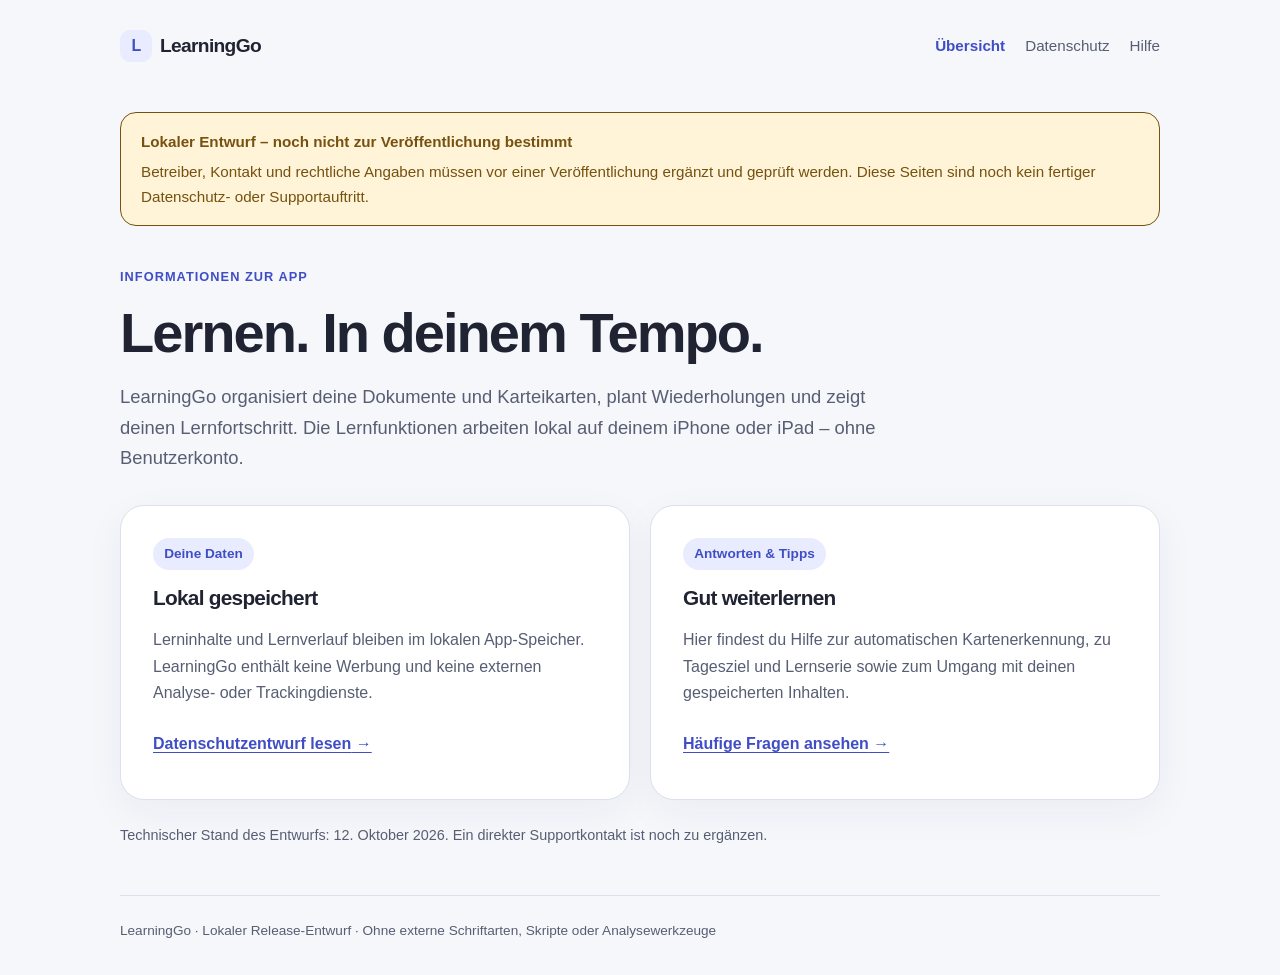
<file: index.html>
<!doctype html>
<html lang="de">
<head>
    <meta charset="utf-8">
    <meta name="viewport" content="width=device-width, initial-scale=1">
    <meta name="description" content="Informationen zu Datenschutz und Hilfe für die lokale Lern-App LearningGo. Noch unveröffentlichter Entwurf.">
    <meta name="robots" content="noindex, nofollow">
    <title>LearningGo – Informationen &amp; Hilfe · Entwurf</title>
    <link rel="stylesheet" href="styles.css">
</head>
<body>
    <a class="skip-link" href="#inhalt">Zum Inhalt</a>
    <header class="site-header">
        <a class="brand" href="index.html"><span class="brand-mark" aria-hidden="true">L</span>LearningGo</a>
        <nav aria-label="Hauptnavigation">
            <a href="index.html" aria-current="page">Übersicht</a>
            <a href="privacy.html">Datenschutz</a>
            <a href="support.html">Hilfe</a>
        </nav>
    </header>
    <main id="inhalt">
        <div class="draft" role="note">
            <strong>Lokaler Entwurf – noch nicht zur Veröffentlichung bestimmt</strong>
            Betreiber, Kontakt und rechtliche Angaben müssen vor einer Veröffentlichung ergänzt und geprüft werden. Diese Seiten sind noch kein fertiger Datenschutz- oder Supportauftritt.
        </div>
        <section class="hero" aria-labelledby="titel">
            <p class="eyebrow">Informationen zur App</p>
            <h1 id="titel">Lernen. In deinem Tempo.</h1>
            <p class="lead">LearningGo organisiert deine Dokumente und Karteikarten, plant Wiederholungen und zeigt deinen Lernfortschritt. Die Lernfunktionen arbeiten lokal auf deinem iPhone oder iPad – ohne Benutzerkonto.</p>
        </section>
        <div class="grid">
            <section class="card" aria-labelledby="datenschutz-titel">
                <span class="pill">Deine Daten</span>
                <h2 id="datenschutz-titel">Lokal gespeichert</h2>
                <p>Lerninhalte und Lernverlauf bleiben im lokalen App-Speicher. LearningGo enthält keine Werbung und keine externen Analyse- oder Trackingdienste.</p>
                <a class="card-link" href="privacy.html">Datenschutzentwurf lesen <span aria-hidden="true">&nbsp;→</span></a>
            </section>
            <section class="card" aria-labelledby="hilfe-titel">
                <span class="pill">Antworten &amp; Tipps</span>
                <h2 id="hilfe-titel">Gut weiterlernen</h2>
                <p>Hier findest du Hilfe zur automatischen Kartenerkennung, zu Tagesziel und Lernserie sowie zum Umgang mit deinen gespeicherten Inhalten.</p>
                <a class="card-link" href="support.html">Häufige Fragen ansehen <span aria-hidden="true">&nbsp;→</span></a>
            </section>
        </div>
        <p class="meta" style="margin-top: 1.5rem;">Technischer Stand des Entwurfs: 12. Oktober 2026. Ein direkter Supportkontakt ist noch zu ergänzen.</p>
    </main>
    <footer class="site-footer">LearningGo · Lokaler Release-Entwurf · Ohne externe Schriftarten, Skripte oder Analysewerkzeuge</footer>
</body>
</html>
</file>
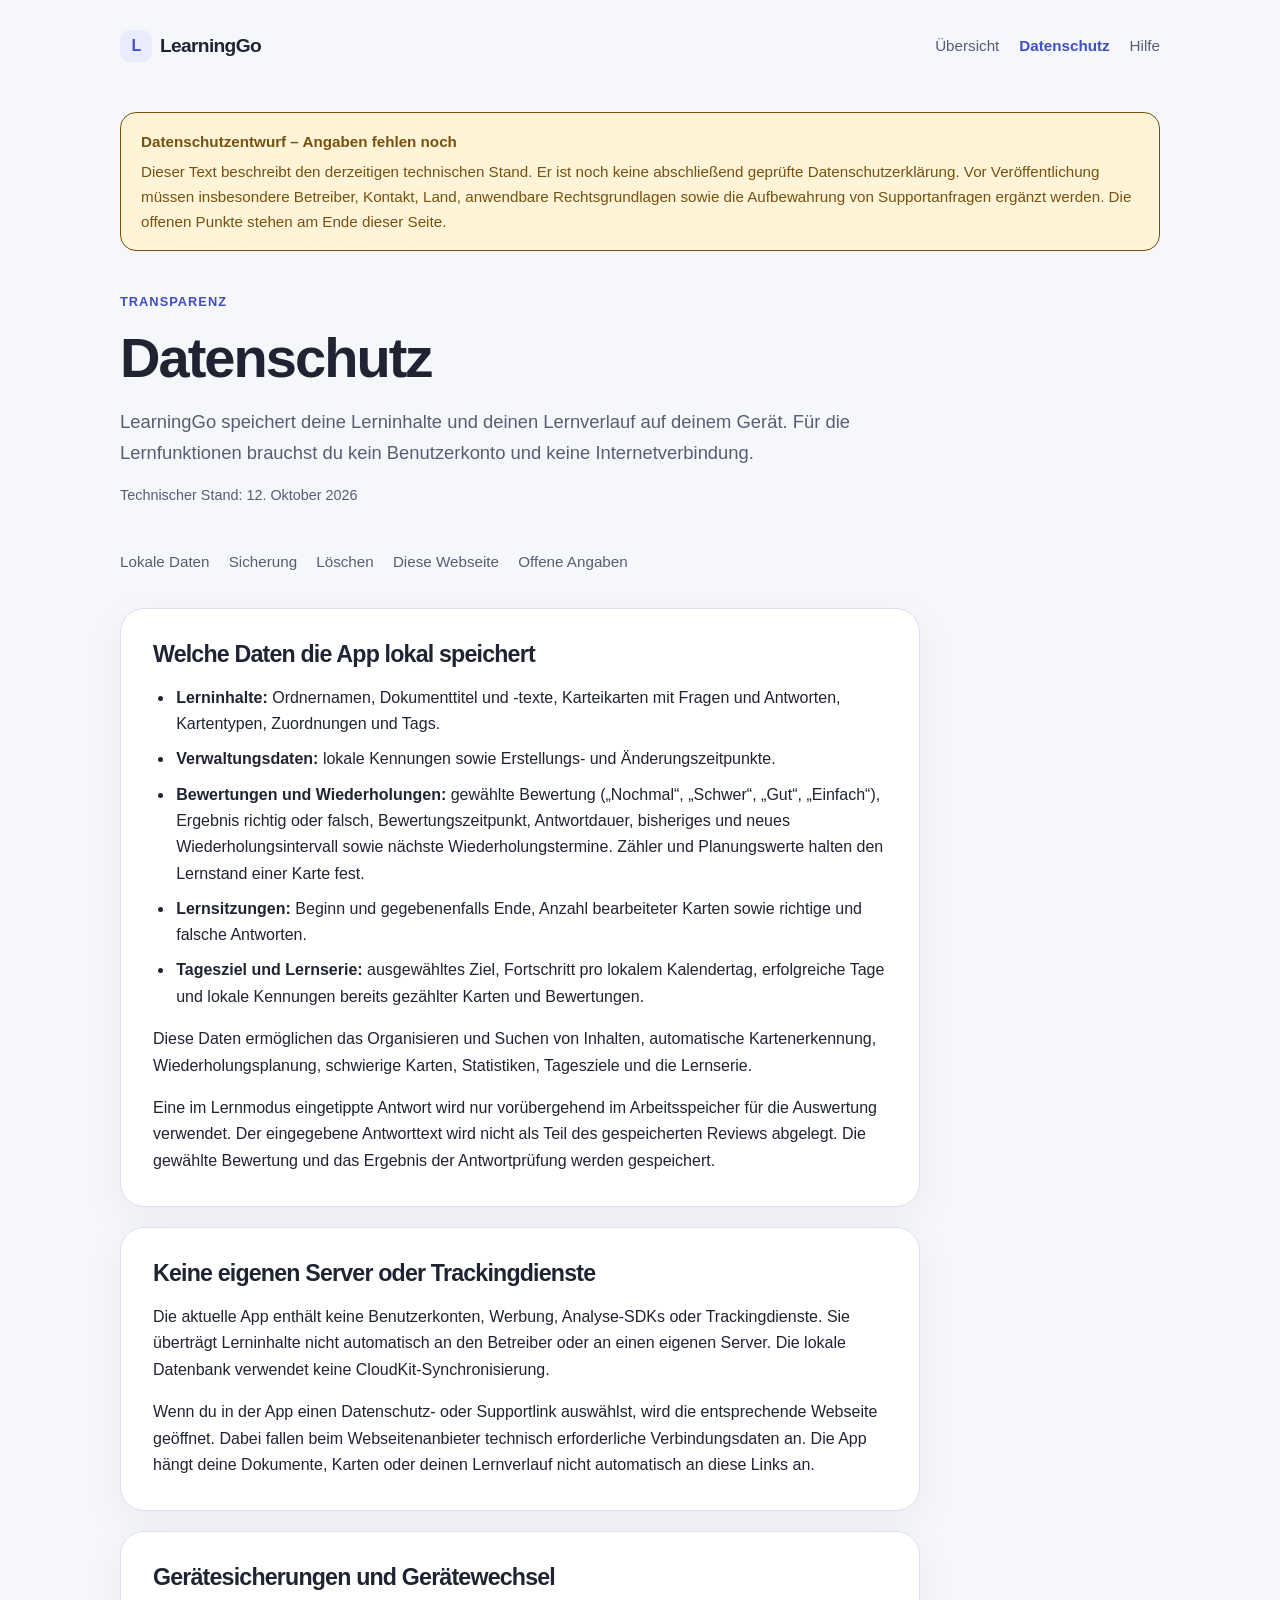
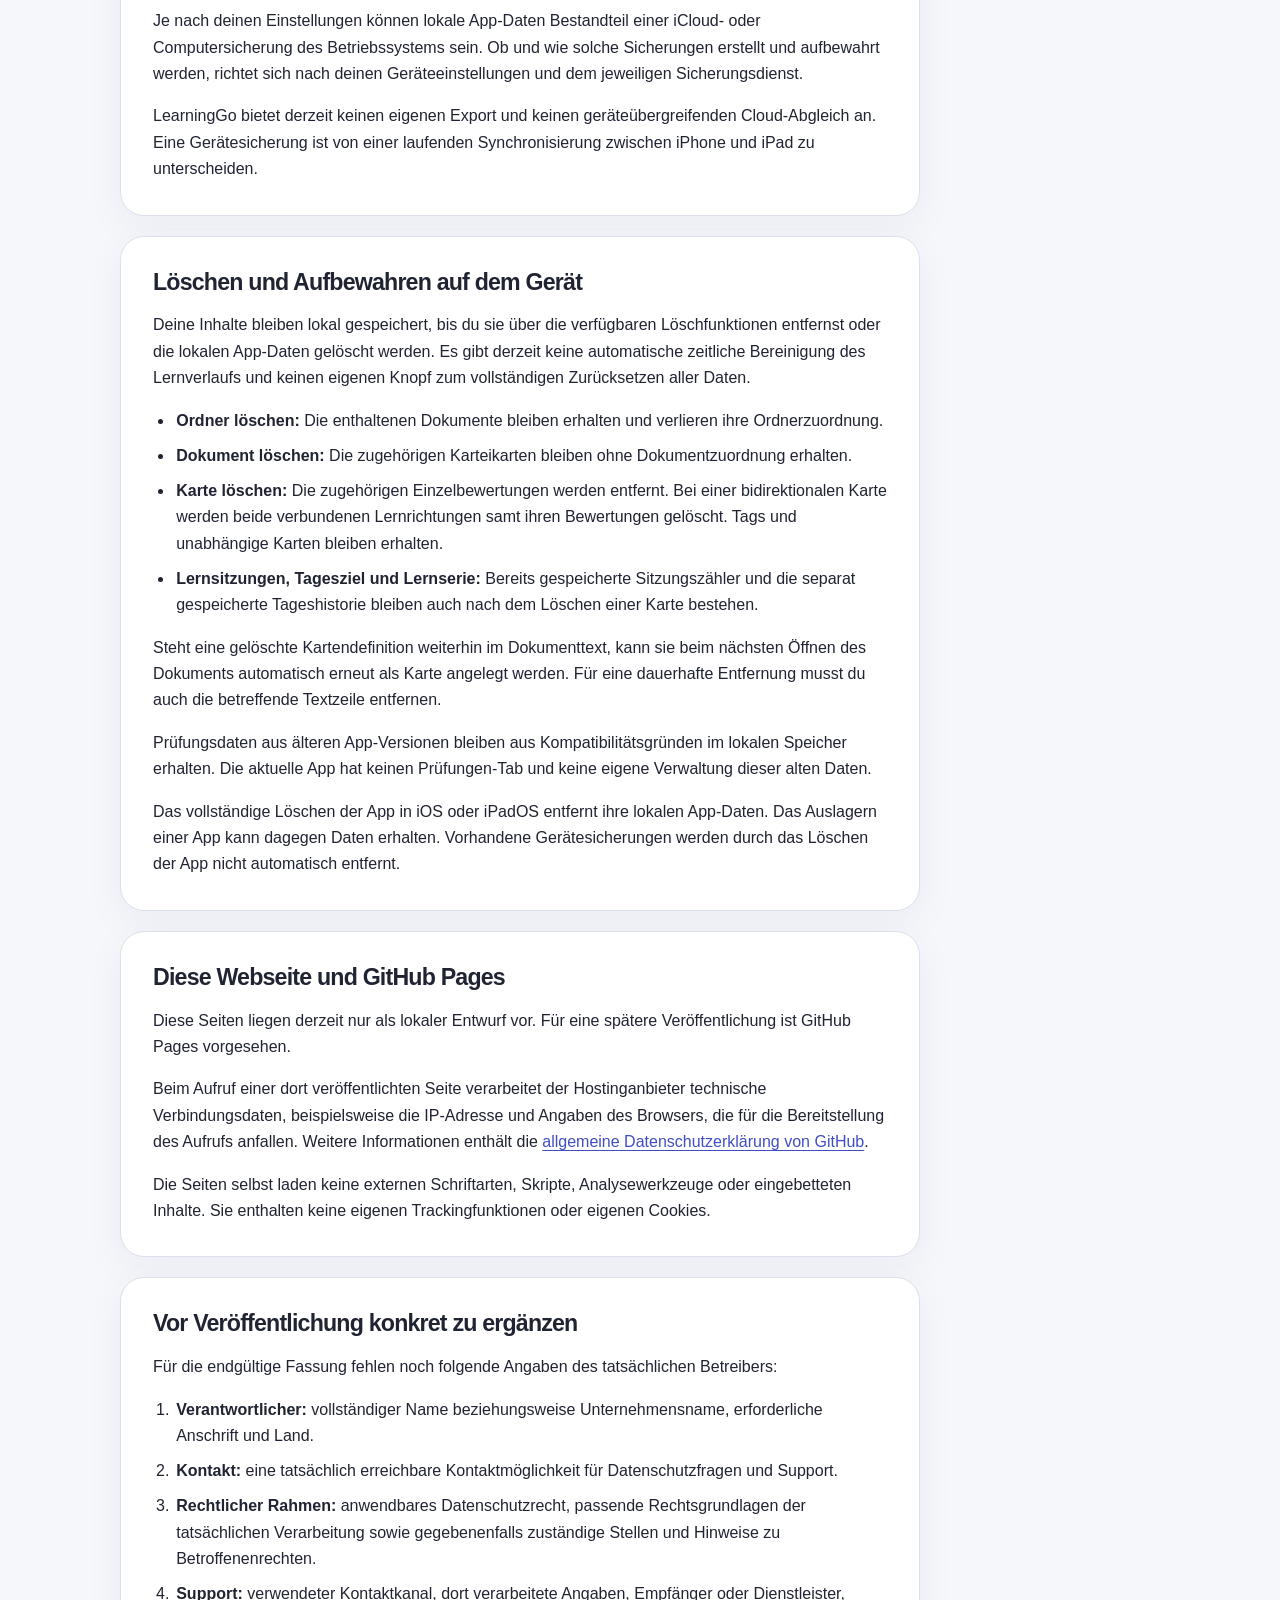
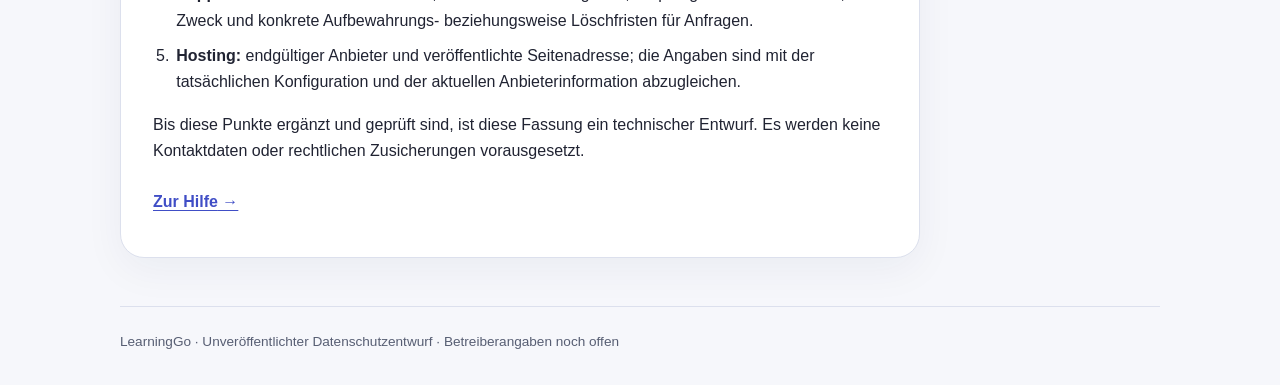
<file: privacy.html>
<!doctype html>
<html lang="de">
<head>
    <meta charset="utf-8">
    <meta name="viewport" content="width=device-width, initial-scale=1">
    <meta name="description" content="Technischer Datenschutzentwurf für LearningGo: lokale Lerninhalte, Bewertungen, Lernverlauf und Datenlöschung.">
    <meta name="robots" content="noindex, nofollow">
    <title>Datenschutz · LearningGo · Entwurf</title>
    <link rel="stylesheet" href="styles.css">
</head>
<body>
    <a class="skip-link" href="#inhalt">Zum Inhalt</a>
    <header class="site-header">
        <a class="brand" href="index.html"><span class="brand-mark" aria-hidden="true">L</span>LearningGo</a>
        <nav aria-label="Hauptnavigation">
            <a href="index.html">Übersicht</a>
            <a href="privacy.html" aria-current="page">Datenschutz</a>
            <a href="support.html">Hilfe</a>
        </nav>
    </header>
    <main id="inhalt">
        <div class="draft" role="note">
            <strong>Datenschutzentwurf – Angaben fehlen noch</strong>
            Dieser Text beschreibt den derzeitigen technischen Stand. Er ist noch keine abschließend geprüfte Datenschutzerklärung. Vor Veröffentlichung müssen insbesondere Betreiber, Kontakt, Land, anwendbare Rechtsgrundlagen sowie die Aufbewahrung von Supportanfragen ergänzt werden. Die offenen Punkte stehen am Ende dieser Seite.
        </div>
        <section class="hero" aria-labelledby="titel">
            <p class="eyebrow">Transparenz</p>
            <h1 id="titel">Datenschutz</h1>
            <p class="lead">LearningGo speichert deine Lerninhalte und deinen Lernverlauf auf deinem Gerät. Für die Lernfunktionen brauchst du kein Benutzerkonto und keine Internetverbindung.</p>
            <p class="meta">Technischer Stand: 12. Oktober 2026</p>
        </section>
        <nav class="toc" aria-label="Auf dieser Seite">
            <a href="#lokale-daten">Lokale Daten</a>
            <a href="#sicherung">Sicherung</a>
            <a href="#loeschen">Löschen</a>
            <a href="#webseite">Diese Webseite</a>
            <a href="#offene-angaben">Offene Angaben</a>
        </nav>
        <div class="article">
            <section class="article-section" id="lokale-daten" aria-labelledby="daten-titel">
                <h2 id="daten-titel">Welche Daten die App lokal speichert</h2>
                <ul>
                    <li><strong>Lerninhalte:</strong> Ordnernamen, Dokumenttitel und -texte, Karteikarten mit Fragen und Antworten, Kartentypen, Zuordnungen und Tags.</li>
                    <li><strong>Verwaltungsdaten:</strong> lokale Kennungen sowie Erstellungs- und Änderungszeitpunkte.</li>
                    <li><strong>Bewertungen und Wiederholungen:</strong> gewählte Bewertung („Nochmal“, „Schwer“, „Gut“, „Einfach“), Ergebnis richtig oder falsch, Bewertungszeitpunkt, Antwortdauer, bisheriges und neues Wiederholungsintervall sowie nächste Wiederholungstermine. Zähler und Planungswerte halten den Lernstand einer Karte fest.</li>
                    <li><strong>Lernsitzungen:</strong> Beginn und gegebenenfalls Ende, Anzahl bearbeiteter Karten sowie richtige und falsche Antworten.</li>
                    <li><strong>Tagesziel und Lernserie:</strong> ausgewähltes Ziel, Fortschritt pro lokalem Kalendertag, erfolgreiche Tage und lokale Kennungen bereits gezählter Karten und Bewertungen.</li>
                </ul>
                <p>Diese Daten ermöglichen das Organisieren und Suchen von Inhalten, automatische Kartenerkennung, Wiederholungsplanung, schwierige Karten, Statistiken, Tagesziele und die Lernserie.</p>
                <p>Eine im Lernmodus eingetippte Antwort wird nur vorübergehend im Arbeitsspeicher für die Auswertung verwendet. Der eingegebene Antworttext wird nicht als Teil des gespeicherten Reviews abgelegt. Die gewählte Bewertung und das Ergebnis der Antwortprüfung werden gespeichert.</p>
            </section>
            <section class="article-section" aria-labelledby="verbindung-titel">
                <h2 id="verbindung-titel">Keine eigenen Server oder Trackingdienste</h2>
                <p>Die aktuelle App enthält keine Benutzerkonten, Werbung, Analyse-SDKs oder Trackingdienste. Sie überträgt Lerninhalte nicht automatisch an den Betreiber oder an einen eigenen Server. Die lokale Datenbank verwendet keine CloudKit-Synchronisierung.</p>
                <p>Wenn du in der App einen Datenschutz- oder Supportlink auswählst, wird die entsprechende Webseite geöffnet. Dabei fallen beim Webseitenanbieter technisch erforderliche Verbindungsdaten an. Die App hängt deine Dokumente, Karten oder deinen Lernverlauf nicht automatisch an diese Links an.</p>
            </section>
            <section class="article-section" id="sicherung" aria-labelledby="sicherung-titel">
                <h2 id="sicherung-titel">Gerätesicherungen und Gerätewechsel</h2>
                <p>Je nach deinen Einstellungen können lokale App-Daten Bestandteil einer iCloud- oder Computersicherung des Betriebssystems sein. Ob und wie solche Sicherungen erstellt und aufbewahrt werden, richtet sich nach deinen Geräteeinstellungen und dem jeweiligen Sicherungsdienst.</p>
                <p>LearningGo bietet derzeit keinen eigenen Export und keinen geräteübergreifenden Cloud-Abgleich an. Eine Gerätesicherung ist von einer laufenden Synchronisierung zwischen iPhone und iPad zu unterscheiden.</p>
            </section>
            <section class="article-section" id="loeschen" aria-labelledby="loeschen-titel">
                <h2 id="loeschen-titel">Löschen und Aufbewahren auf dem Gerät</h2>
                <p>Deine Inhalte bleiben lokal gespeichert, bis du sie über die verfügbaren Löschfunktionen entfernst oder die lokalen App-Daten gelöscht werden. Es gibt derzeit keine automatische zeitliche Bereinigung des Lernverlaufs und keinen eigenen Knopf zum vollständigen Zurücksetzen aller Daten.</p>
                <ul>
                    <li><strong>Ordner löschen:</strong> Die enthaltenen Dokumente bleiben erhalten und verlieren ihre Ordnerzuordnung.</li>
                    <li><strong>Dokument löschen:</strong> Die zugehörigen Karteikarten bleiben ohne Dokumentzuordnung erhalten.</li>
                    <li><strong>Karte löschen:</strong> Die zugehörigen Einzelbewertungen werden entfernt. Bei einer bidirektionalen Karte werden beide verbundenen Lernrichtungen samt ihren Bewertungen gelöscht. Tags und unabhängige Karten bleiben erhalten.</li>
                    <li><strong>Lernsitzungen, Tagesziel und Lernserie:</strong> Bereits gespeicherte Sitzungszähler und die separat gespeicherte Tageshistorie bleiben auch nach dem Löschen einer Karte bestehen.</li>
                </ul>
                <p>Steht eine gelöschte Kartendefinition weiterhin im Dokumenttext, kann sie beim nächsten Öffnen des Dokuments automatisch erneut als Karte angelegt werden. Für eine dauerhafte Entfernung musst du auch die betreffende Textzeile entfernen.</p>
                <p>Prüfungsdaten aus älteren App-Versionen bleiben aus Kompatibilitätsgründen im lokalen Speicher erhalten. Die aktuelle App hat keinen Prüfungen-Tab und keine eigene Verwaltung dieser alten Daten.</p>
                <p>Das vollständige Löschen der App in iOS oder iPadOS entfernt ihre lokalen App-Daten. Das Auslagern einer App kann dagegen Daten erhalten. Vorhandene Gerätesicherungen werden durch das Löschen der App nicht automatisch entfernt.</p>
            </section>
            <section class="article-section" id="webseite" aria-labelledby="webseite-titel">
                <h2 id="webseite-titel">Diese Webseite und GitHub Pages</h2>
                <p>Diese Seiten liegen derzeit nur als lokaler Entwurf vor. Für eine spätere Veröffentlichung ist GitHub Pages vorgesehen.</p>
                <p>Beim Aufruf einer dort veröffentlichten Seite verarbeitet der Hostinganbieter technische Verbindungsdaten, beispielsweise die IP-Adresse und Angaben des Browsers, die für die Bereitstellung des Aufrufs anfallen. Weitere Informationen enthält die <a href="https://docs.github.com/en/site-policy/privacy-policies/github-general-privacy-statement">allgemeine Datenschutzerklärung von GitHub</a>.</p>
                <p>Die Seiten selbst laden keine externen Schriftarten, Skripte, Analysewerkzeuge oder eingebetteten Inhalte. Sie enthalten keine eigenen Trackingfunktionen oder eigenen Cookies.</p>
            </section>
            <section class="article-section" id="offene-angaben" aria-labelledby="offen-titel">
                <h2 id="offen-titel">Vor Veröffentlichung konkret zu ergänzen</h2>
                <p>Für die endgültige Fassung fehlen noch folgende Angaben des tatsächlichen Betreibers:</p>
                <ol>
                    <li><strong>Verantwortlicher:</strong> vollständiger Name beziehungsweise Unternehmensname, erforderliche Anschrift und Land.</li>
                    <li><strong>Kontakt:</strong> eine tatsächlich erreichbare Kontaktmöglichkeit für Datenschutzfragen und Support.</li>
                    <li><strong>Rechtlicher Rahmen:</strong> anwendbares Datenschutzrecht, passende Rechtsgrundlagen der tatsächlichen Verarbeitung sowie gegebenenfalls zuständige Stellen und Hinweise zu Betroffenenrechten.</li>
                    <li><strong>Support:</strong> verwendeter Kontaktkanal, dort verarbeitete Angaben, Empfänger oder Dienstleister, Zweck und konkrete Aufbewahrungs- beziehungsweise Löschfristen für Anfragen.</li>
                    <li><strong>Hosting:</strong> endgültiger Anbieter und veröffentlichte Seitenadresse; die Angaben sind mit der tatsächlichen Konfiguration und der aktuellen Anbieterinformation abzugleichen.</li>
                </ol>
                <p>Bis diese Punkte ergänzt und geprüft sind, ist diese Fassung ein technischer Entwurf. Es werden keine Kontaktdaten oder rechtlichen Zusicherungen vorausgesetzt.</p>
                <a class="card-link" href="support.html">Zur Hilfe <span aria-hidden="true">&nbsp;→</span></a>
            </section>
        </div>
    </main>
    <footer class="site-footer">LearningGo · Unveröffentlichter Datenschutzentwurf · Betreiberangaben noch offen</footer>
</body>
</html>
</file>
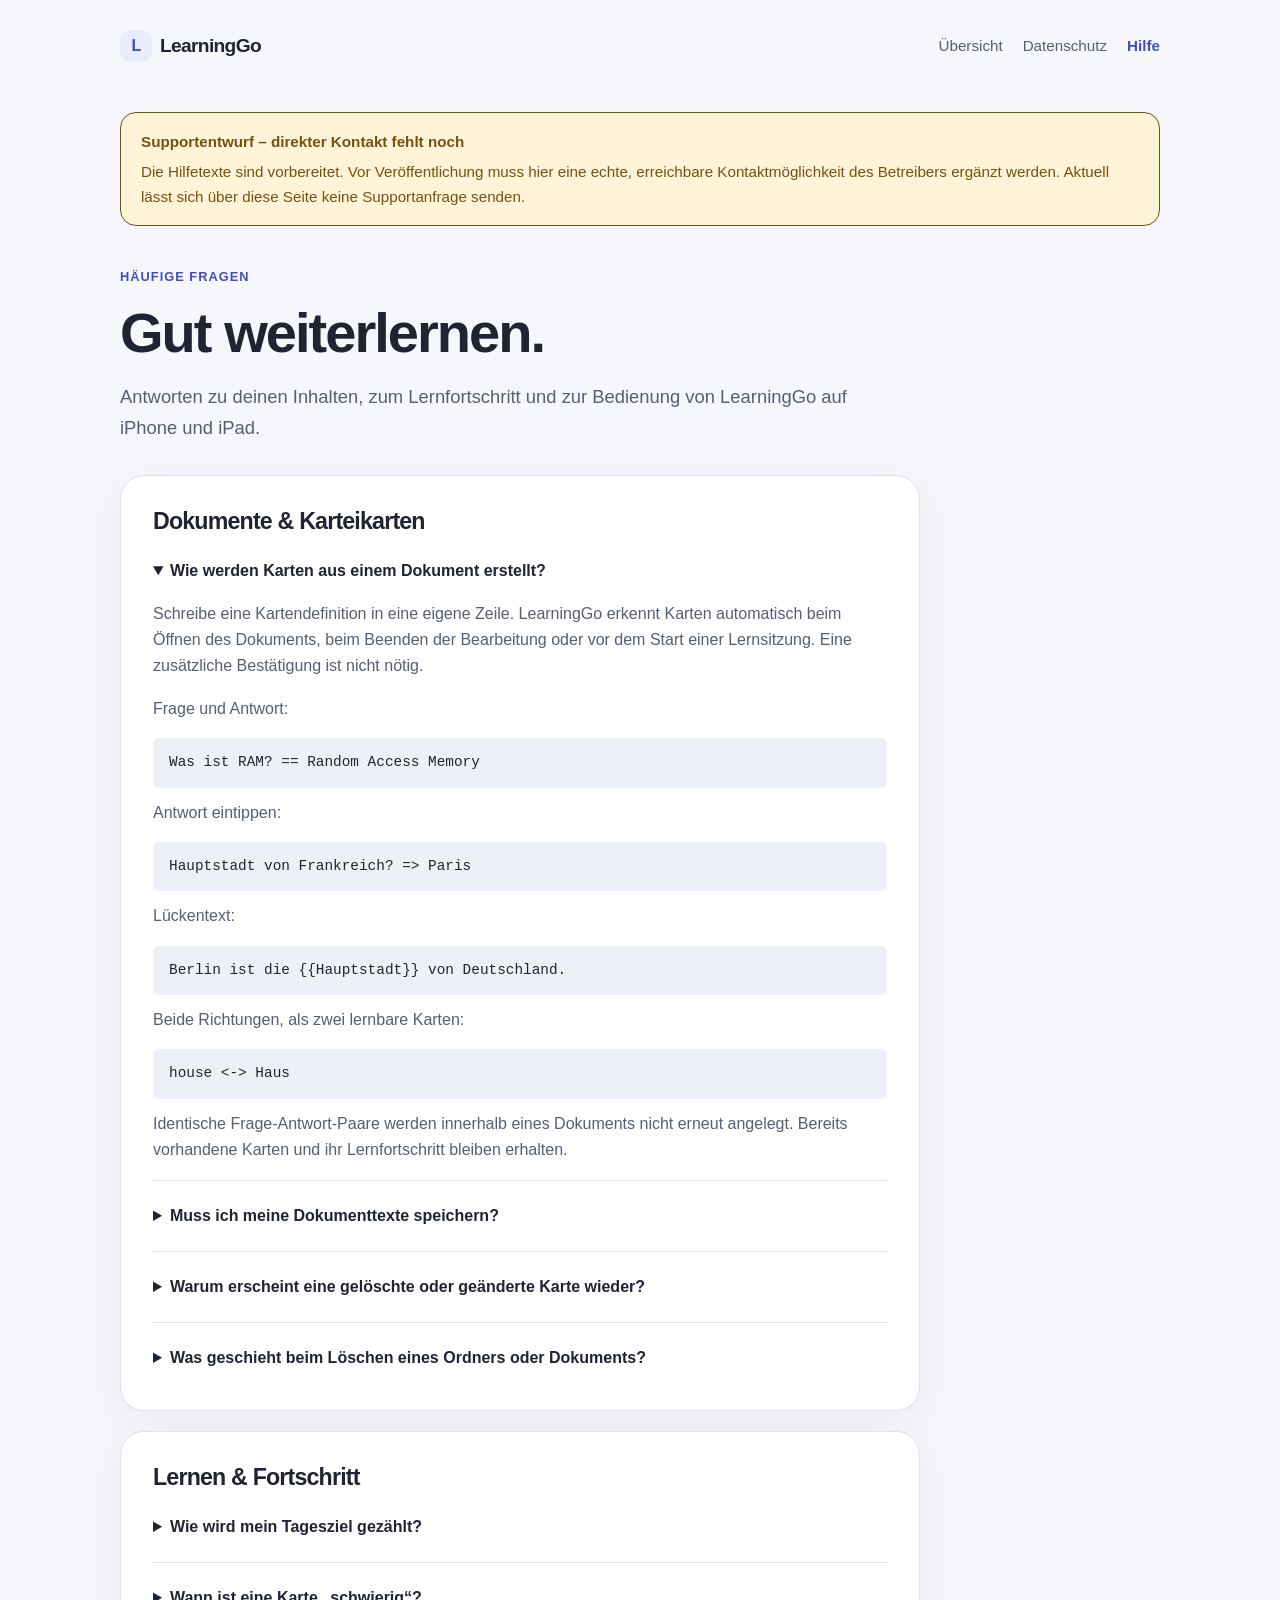
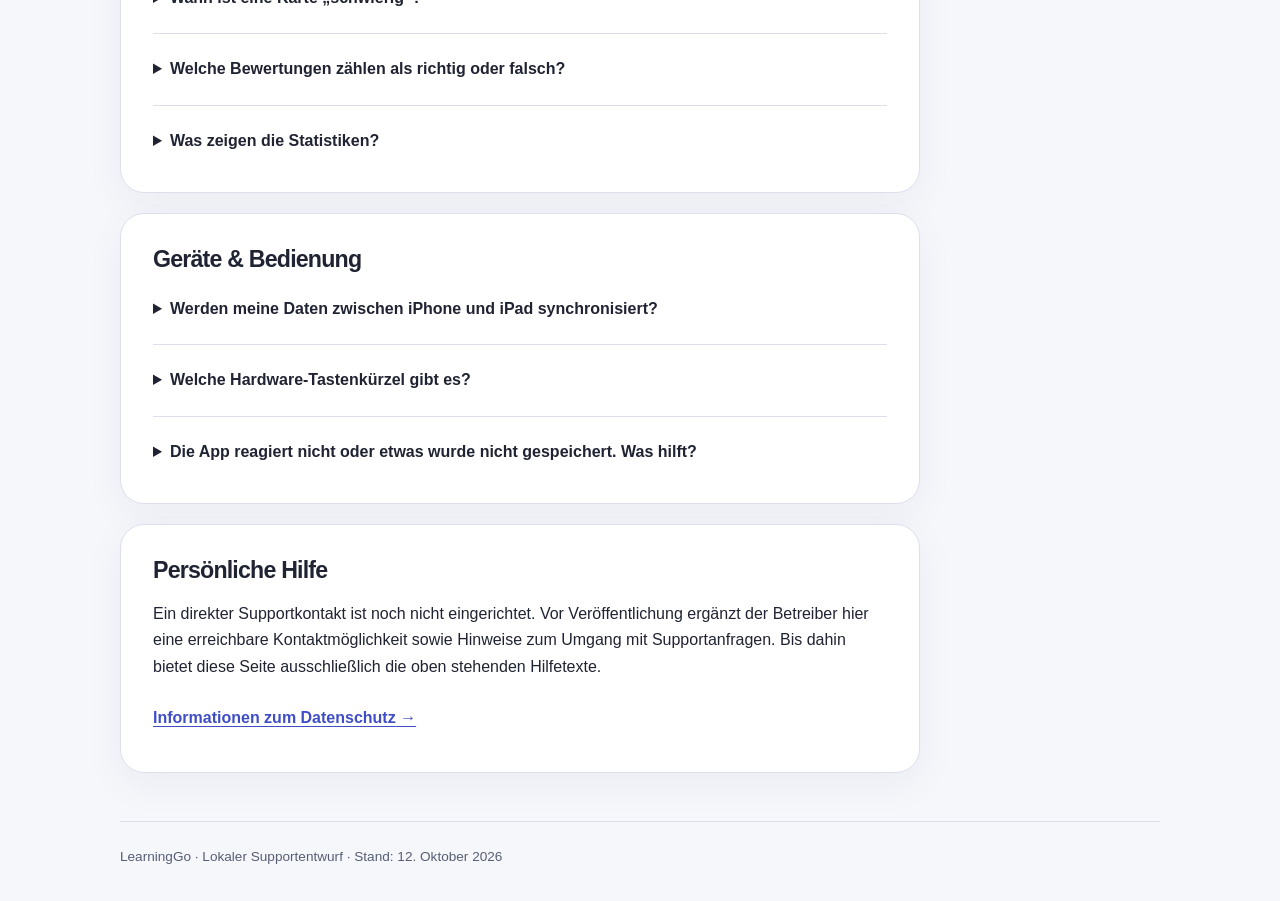
<file: support.html>
<!doctype html>
<html lang="de">
<head>
    <meta charset="utf-8">
    <meta name="viewport" content="width=device-width, initial-scale=1">
    <meta name="description" content="Hilfe für LearningGo: Karteikarten, automatische Erkennung, Tagesziel, schwierige Karten, lokale Daten und Tastaturbedienung.">
    <meta name="robots" content="noindex, nofollow">
    <title>Hilfe · LearningGo · Entwurf</title>
    <link rel="stylesheet" href="styles.css">
</head>
<body>
    <a class="skip-link" href="#inhalt">Zum Inhalt</a>
    <header class="site-header">
        <a class="brand" href="index.html"><span class="brand-mark" aria-hidden="true">L</span>LearningGo</a>
        <nav aria-label="Hauptnavigation">
            <a href="index.html">Übersicht</a>
            <a href="privacy.html">Datenschutz</a>
            <a href="support.html" aria-current="page">Hilfe</a>
        </nav>
    </header>
    <main id="inhalt">
        <div class="draft" role="note">
            <strong>Supportentwurf – direkter Kontakt fehlt noch</strong>
            Die Hilfetexte sind vorbereitet. Vor Veröffentlichung muss hier eine echte, erreichbare Kontaktmöglichkeit des Betreibers ergänzt werden. Aktuell lässt sich über diese Seite keine Supportanfrage senden.
        </div>
        <section class="hero" aria-labelledby="titel">
            <p class="eyebrow">Häufige Fragen</p>
            <h1 id="titel">Gut weiterlernen.</h1>
            <p class="lead">Antworten zu deinen Inhalten, zum Lernfortschritt und zur Bedienung von LearningGo auf iPhone und iPad.</p>
        </section>
        <div class="article">
            <section class="article-section" aria-labelledby="inhalte-titel">
                <h2 id="inhalte-titel">Dokumente &amp; Karteikarten</h2>
                <details open>
                    <summary>Wie werden Karten aus einem Dokument erstellt?</summary>
                    <p>Schreibe eine Kartendefinition in eine eigene Zeile. LearningGo erkennt Karten automatisch beim Öffnen des Dokuments, beim Beenden der Bearbeitung oder vor dem Start einer Lernsitzung. Eine zusätzliche Bestätigung ist nicht nötig.</p>
                    <p>Frage und Antwort:</p>
                    <code class="example">Was ist RAM? == Random Access Memory</code>
                    <p>Antwort eintippen:</p>
                    <code class="example">Hauptstadt von Frankreich? =&gt; Paris</code>
                    <p>Lückentext:</p>
                    <code class="example">Berlin ist die {{Hauptstadt}} von Deutschland.</code>
                    <p>Beide Richtungen, als zwei lernbare Karten:</p>
                    <code class="example">house &lt;-&gt; Haus</code>
                    <p>Identische Frage-Antwort-Paare werden innerhalb eines Dokuments nicht erneut angelegt. Bereits vorhandene Karten und ihr Lernfortschritt bleiben erhalten.</p>
                </details>
                <details>
                    <summary>Muss ich meine Dokumenttexte speichern?</summary>
                    <p>Dokumenttitel und -text werden während der Bearbeitung automatisch gespeichert. Aus unvollständigen Zwischenständen beim Tippen werden noch keine Karten erstellt. Beende die Texteingabe über „Fertig“ oder verlasse den Editor, damit die automatische Kartenerkennung ausgeführt wird.</p>
                </details>
                <details>
                    <summary>Warum erscheint eine gelöschte oder geänderte Karte wieder?</summary>
                    <p>Der Dokumenttext ist eine Quelle für die automatische Kartenerkennung. Steht dort weiterhin die alte Definition, kann daraus beim Öffnen erneut eine Karte entstehen. Entferne die entsprechende Textzeile, wenn du die Karte dauerhaft löschen möchtest.</p>
                    <p>Änderungen im Karteneditor bearbeiten den ursprünglichen Dokumenttext nicht automatisch mit. Prüfe gegebenenfalls beide Stellen.</p>
                </details>
                <details>
                    <summary>Was geschieht beim Löschen eines Ordners oder Dokuments?</summary>
                    <p>Beim Löschen eines Ordners bleiben seine Dokumente erhalten. Beim Löschen eines Dokuments bleiben die zugehörigen Karteikarten ohne Dokumentzuordnung erhalten. Erst das Löschen einer Karte entfernt auch deren Einzelbewertungen. Bei bidirektionalen Karten werden beide verbundenen Lernrichtungen gemeinsam gelöscht.</p>
                    <p>Bereits gespeicherte Lernsitzungen und die Tageshistorie für Ziel und Lernserie bleiben bestehen. Deshalb können Gesamtwerte nach dem Löschen einzelner Karten weiterhin früheres Lernen berücksichtigen.</p>
                </details>
            </section>
            <section class="article-section" aria-labelledby="lernen-titel">
                <h2 id="lernen-titel">Lernen &amp; Fortschritt</h2>
                <details>
                    <summary>Wie wird mein Tagesziel gezählt?</summary>
                    <p>In den Einstellungen kannst du 10, 20, 30 oder 50 Karten oder ein eigenes positives Ziel wählen. Jede bewertete Karte zählt pro lokalem Kalendertag einmal zum Ziel – auch wenn du dieselbe Karte mehrfach wiederholst.</p>
                    <p>Ein Tag ist erfolgreich, sobald das Ziel erreicht ist. Die Lernserie zählt aufeinanderfolgende erfolgreiche Kalendertage. Eine Serie vom Vortag bleibt während des laufenden Tages sichtbar, solange du heute noch Zeit hast, dein Ziel zu erreichen.</p>
                    <p>Ein bereits erfolgreich abgeschlossener Tag behält sein erreichtes Ziel. Eine spätere Zieländerung gilt dann ab dem nächsten Tag. An einem noch nicht abgeschlossenen Tag wird die Änderung sofort berücksichtigt.</p>
                </details>
                <details>
                    <summary>Wann ist eine Karte „schwierig“?</summary>
                    <p>Eine Karte wird automatisch als schwierig erkannt, wenn mindestens vier Bewertungen vorliegen und mehr als 40&nbsp;% davon falsch sind oder wenn zuletzt mindestens dreimal hintereinander „Nochmal“ gewählt wurde.</p>
                    <p>Eine einzelne falsche Antwort genügt deshalb normalerweise noch nicht. Im Lernen-Tab findest du die berechnete Anzahl und kannst eine eigene Sitzung mit diesen Karten starten.</p>
                </details>
                <details>
                    <summary>Welche Bewertungen zählen als richtig oder falsch?</summary>
                    <p>Wenn du eine Karte selbst bewertest, zählen „Gut“ und „Einfach“ als richtig, „Nochmal“ und „Schwer“ als falsch. Die Bewertung steuert die nächste Wiederholung.</p>
                    <p>Beim Eintippen wird deine Antwort mit der Kartenantwort verglichen. Hier wird das Ergebnis dieses Vergleichs als richtig oder falsch gespeichert; die anschließende Bewertung steuert weiterhin die Wiederholungsplanung. Je nach Karteneinstellung wird Groß- und Kleinschreibung ignoriert. Der eingegebene Text bleibt nur vorübergehend im Lernmodus; gespeichert werden Bewertung, Ergebnis und Antwortdauer.</p>
                </details>
                <details>
                    <summary>Was zeigen die Statistiken?</summary>
                    <p>Der Statistik-Tab zeigt bearbeitete Karten, Lernzeit, Trefferquote, aktuelle Lernserie und die Gesamtzahl der Bewertungen. Die Diagramme lassen sich auf 7 Tage, 30 Tage oder 3 Monate umstellen. Die Werte werden aus Bewertungen und Lernsitzungen berechnet.</p>
                    <p>Eine wiederholte Bewertung derselben Karte kann in der Statistik als weiterer Review zählen. Beim Tagesziel zählt diese Karte an einem Tag dagegen nur einmal.</p>
                </details>
            </section>
            <section class="article-section" aria-labelledby="geraet-titel">
                <h2 id="geraet-titel">Geräte &amp; Bedienung</h2>
                <details>
                    <summary>Werden meine Daten zwischen iPhone und iPad synchronisiert?</summary>
                    <p>Derzeit speichert jedes Gerät seine Daten lokal. LearningGo bietet keinen eigenen Cloud-Abgleich, kein Benutzerkonto und keinen eigenen Export. Je nach Geräteeinstellungen kann das Betriebssystem App-Daten in einer iCloud- oder Computersicherung sichern.</p>
                    <p>Eine solche Sicherung ist kein laufender Abgleich zwischen zwei Geräten. Weitere Informationen findest du im <a href="privacy.html#sicherung">Datenschutzentwurf zur Datensicherung</a>.</p>
                </details>
                <details>
                    <summary>Welche Hardware-Tastenkürzel gibt es?</summary>
                    <ul>
                        <li><kbd>Leertaste</kbd> zeigt im Kartenlernmodus die Antwort, sofern gerade keine Antwort eingegeben wird.</li>
                        <li><kbd>1</kbd> „Nochmal“, <kbd>2</kbd> „Schwer“, <kbd>3</kbd> „Gut“, <kbd>4</kbd> „Einfach“ – sobald die Bewertung verfügbar ist.</li>
                        <li><kbd>⌘</kbd> + <kbd>N</kbd> erstellt ein neues Dokument in der Bibliothek beziehungsweise im passenden Ordner.</li>
                        <li><kbd>⌘</kbd> + <kbd>F</kbd> öffnet oder fokussiert die Suche in der Bibliothek.</li>
                    </ul>
                    <p>Die verfügbaren Aktionen richten sich nach dem geöffneten Bildschirm und dem aktuellen Eingabefokus.</p>
                </details>
                <details>
                    <summary>Die App reagiert nicht oder etwas wurde nicht gespeichert. Was hilft?</summary>
                    <p>Notiere den geöffneten Bildschirm und die letzten Schritte. Prüfe, ob eine Fehlermeldung angezeigt wird und genügend Gerätespeicher frei ist. Bei einem Speicherfehler bietet die App gegebenenfalls „Erneut versuchen“ an.</p>
                    <p>Entferne die App bei einem Datenproblem nicht vorschnell: Beim vollständigen Löschen gehen die lokalen App-Daten verloren. Prüfe zuerst, ob eine aktuelle Gerätesicherung vorhanden ist.</p>
                    <p>Für eine spätere Supportanfrage sind Gerätemodell, iOS- oder iPadOS-Version sowie die App-Version und Buildnummer aus den Einstellungen hilfreich. Teile keine vertraulichen Dokumentinhalte, wenn sie zur Beschreibung nicht erforderlich sind.</p>
                </details>
            </section>
            <section class="article-section" aria-labelledby="kontakt-titel">
                <h2 id="kontakt-titel">Persönliche Hilfe</h2>
                <p>Ein direkter Supportkontakt ist noch nicht eingerichtet. Vor Veröffentlichung ergänzt der Betreiber hier eine erreichbare Kontaktmöglichkeit sowie Hinweise zum Umgang mit Supportanfragen. Bis dahin bietet diese Seite ausschließlich die oben stehenden Hilfetexte.</p>
                <a class="card-link" href="privacy.html">Informationen zum Datenschutz <span aria-hidden="true">&nbsp;→</span></a>
            </section>
        </div>
    </main>
    <footer class="site-footer">LearningGo · Lokaler Supportentwurf · Stand: 12. Oktober 2026</footer>
</body>
</html>
</file>
<file: styles.css>
:root {
    color-scheme: light dark;
    --canvas: #f6f7fb;
    --surface: #ffffff;
    --surface-muted: #eef0f8;
    --text: #202332;
    --secondary: #575e73;
    --accent: #404ec6;
    --accent-soft: #e9ecff;
    --border: #dce0ed;
    --warning: #765110;
    --warning-surface: #fff4d8;
    --radius: 24px;
    --shadow: 0 12px 40px rgb(29 39 83 / 5%);
}

* { box-sizing: border-box; }
html { scroll-padding-top: 1rem; }
body {
    margin: 0;
    background: var(--canvas);
    color: var(--text);
    font-family: -apple-system, BlinkMacSystemFont, "Segoe UI", sans-serif;
    font-size: 1rem;
    line-height: 1.65;
    -webkit-text-size-adjust: 100%;
}
a { color: var(--accent); text-underline-offset: 0.2em; }
a:hover { text-decoration-thickness: 2px; }
a:focus-visible, summary:focus-visible {
    outline: 3px solid var(--accent);
    outline-offset: 5px;
    border-radius: 4px;
}
.skip-link {
    position: absolute;
    left: 1rem;
    top: -6rem;
    z-index: 1;
    padding: 0.75rem 1rem;
    background: var(--surface);
    border: 2px solid var(--accent);
    border-radius: 12px;
}
.skip-link:focus { top: 1rem; }
.site-header, main, .site-footer {
    width: min(100% - 2.5rem, 1040px);
    margin-inline: auto;
}
.site-header {
    display: flex;
    justify-content: space-between;
    align-items: center;
    flex-wrap: wrap;
    gap: 0.75rem 2rem;
    padding-block: 1.5rem;
}
.brand {
    color: var(--text);
    font-size: 1.2rem;
    font-weight: 750;
    letter-spacing: -0.035em;
    text-decoration: none;
}
.brand-mark {
    display: inline-grid;
    width: 2rem;
    height: 2rem;
    place-items: center;
    margin-right: 0.5rem;
    background: var(--accent-soft);
    color: var(--accent);
    border-radius: 10px;
    font-size: 1rem;
    vertical-align: middle;
}
nav { display: flex; flex-wrap: wrap; gap: 0.25rem 1.25rem; }
nav a {
    min-height: 44px;
    display: inline-flex;
    align-items: center;
    color: var(--secondary);
    text-decoration: none;
    font-size: 0.95rem;
}
nav a[aria-current="page"] { color: var(--accent); font-weight: 650; }
main { padding-block: 1.25rem 3rem; }
.hero { padding-block: 1rem 2rem; max-width: 780px; }
.eyebrow {
    margin: 0 0 0.75rem;
    color: var(--accent);
    font-size: 0.8rem;
    font-weight: 700;
    letter-spacing: 0.08em;
    text-transform: uppercase;
}
h1, h2, h3 { line-height: 1.2; letter-spacing: -0.035em; overflow-wrap: anywhere; }
h1 { margin: 0 0 1rem; font-size: clamp(2.1rem, 6vw, 3.5rem); font-weight: 750; }
h2 { margin: 0 0 1rem; font-size: 1.45rem; font-weight: 700; }
h3 { margin: 1.5rem 0 0.65rem; font-size: 1.1rem; font-weight: 650; }
p { margin: 0 0 1rem; }
p:last-child { margin-bottom: 0; }
.lead { color: var(--secondary); font-size: 1.15rem; }
.draft {
    margin-bottom: 1.5rem;
    padding: 1rem 1.25rem;
    background: var(--warning-surface);
    color: var(--warning);
    border: 1px solid currentColor;
    border-radius: 16px;
    font-size: 0.95rem;
}
.draft strong { display: block; margin-bottom: 0.3rem; }
.grid { display: grid; grid-template-columns: repeat(2, minmax(0, 1fr)); gap: 1.25rem; }
.card, .article-section {
    padding: clamp(1.25rem, 4vw, 2rem);
    background: var(--surface);
    border: 1px solid var(--border);
    border-radius: var(--radius);
    box-shadow: var(--shadow);
}
.card h2 { font-size: 1.3rem; }
.card p { color: var(--secondary); }
.card-link { display: inline-flex; align-items: center; min-height: 44px; font-weight: 650; }
.article { display: grid; gap: 1.25rem; max-width: 800px; }
.article-section { scroll-margin-top: 1rem; }
.article-section li + li { margin-top: 0.55rem; }
ul, ol { padding-left: 1.3rem; margin-block: 0.75rem 1rem; }
li { padding-left: 0.15rem; }
.muted, .meta { color: var(--secondary); }
.meta { font-size: 0.9rem; }
.pill {
    display: inline-block;
    margin-bottom: 1rem;
    padding: 0.3rem 0.7rem;
    color: var(--accent);
    background: var(--accent-soft);
    border-radius: 100px;
    font-size: 0.85rem;
    font-weight: 650;
}
.toc { display: flex; flex-wrap: wrap; gap: 0.5rem 1.2rem; margin: 0 0 1.5rem; }
.toc a { display: inline-flex; min-height: 44px; align-items: center; }
code {
    display: inline;
    padding: 0.15rem 0.4rem;
    background: var(--surface-muted);
    border-radius: 6px;
    font-family: ui-monospace, SFMono-Regular, Menlo, Consolas, monospace;
    font-size: 0.9em;
    overflow-wrap: anywhere;
}
.example { display: block; padding: 0.8rem 1rem; margin-block: 0.75rem; }
kbd {
    display: inline-block;
    min-width: 1.6rem;
    padding: 0.05rem 0.35rem;
    border: 1px solid var(--border);
    border-bottom-width: 2px;
    border-radius: 5px;
    font: inherit;
    font-size: 0.85em;
    text-align: center;
}
details + details { border-top: 1px solid var(--border); margin-top: 1rem; padding-top: 1rem; }
summary { cursor: pointer; font-weight: 650; padding-block: 0.5rem; line-height: 1.4; }
details[open] summary { margin-bottom: 0.65rem; }
details p, details ul { color: var(--secondary); }
.site-footer {
    padding-block: 1.5rem 2rem;
    border-top: 1px solid var(--border);
    color: var(--secondary);
    font-size: 0.85rem;
}

@media (prefers-color-scheme: dark) {
    :root {
        --canvas: #11131d;
        --surface: #1b1e2b;
        --surface-muted: #282c3e;
        --text: #f1f2f8;
        --secondary: #b5bbce;
        --accent: #acb5ff;
        --accent-soft: #2a3155;
        --border: #353b51;
        --warning: #f1d18b;
        --warning-surface: #362d1b;
        --shadow: 0 12px 40px rgb(0 0 0 / 10%);
    }
}
@media (max-width: 640px) {
    .site-header, main, .site-footer { width: min(100% - 2rem, 1040px); }
    .site-header { align-items: flex-start; padding-block: 1rem; }
    .grid { grid-template-columns: 1fr; }
    nav { gap: 0.25rem 1rem; }
    main { padding-top: 0.75rem; }
    .hero { padding-top: 0.5rem; }
}
@media (prefers-contrast: more) {
    :root { --secondary: var(--text); --border: var(--text); }
}
@media print {
    body { background: white; color: black; font-size: 11pt; }
    .site-header, .site-footer, .skip-link, .toc { display: none; }
    main { width: 100%; }
    .article { max-width: none; }
    .card, .article-section { box-shadow: none; border: 1px solid #888; break-inside: avoid; }
    .draft { color: black; background: white; }
    a { color: black; }
}
</file>
